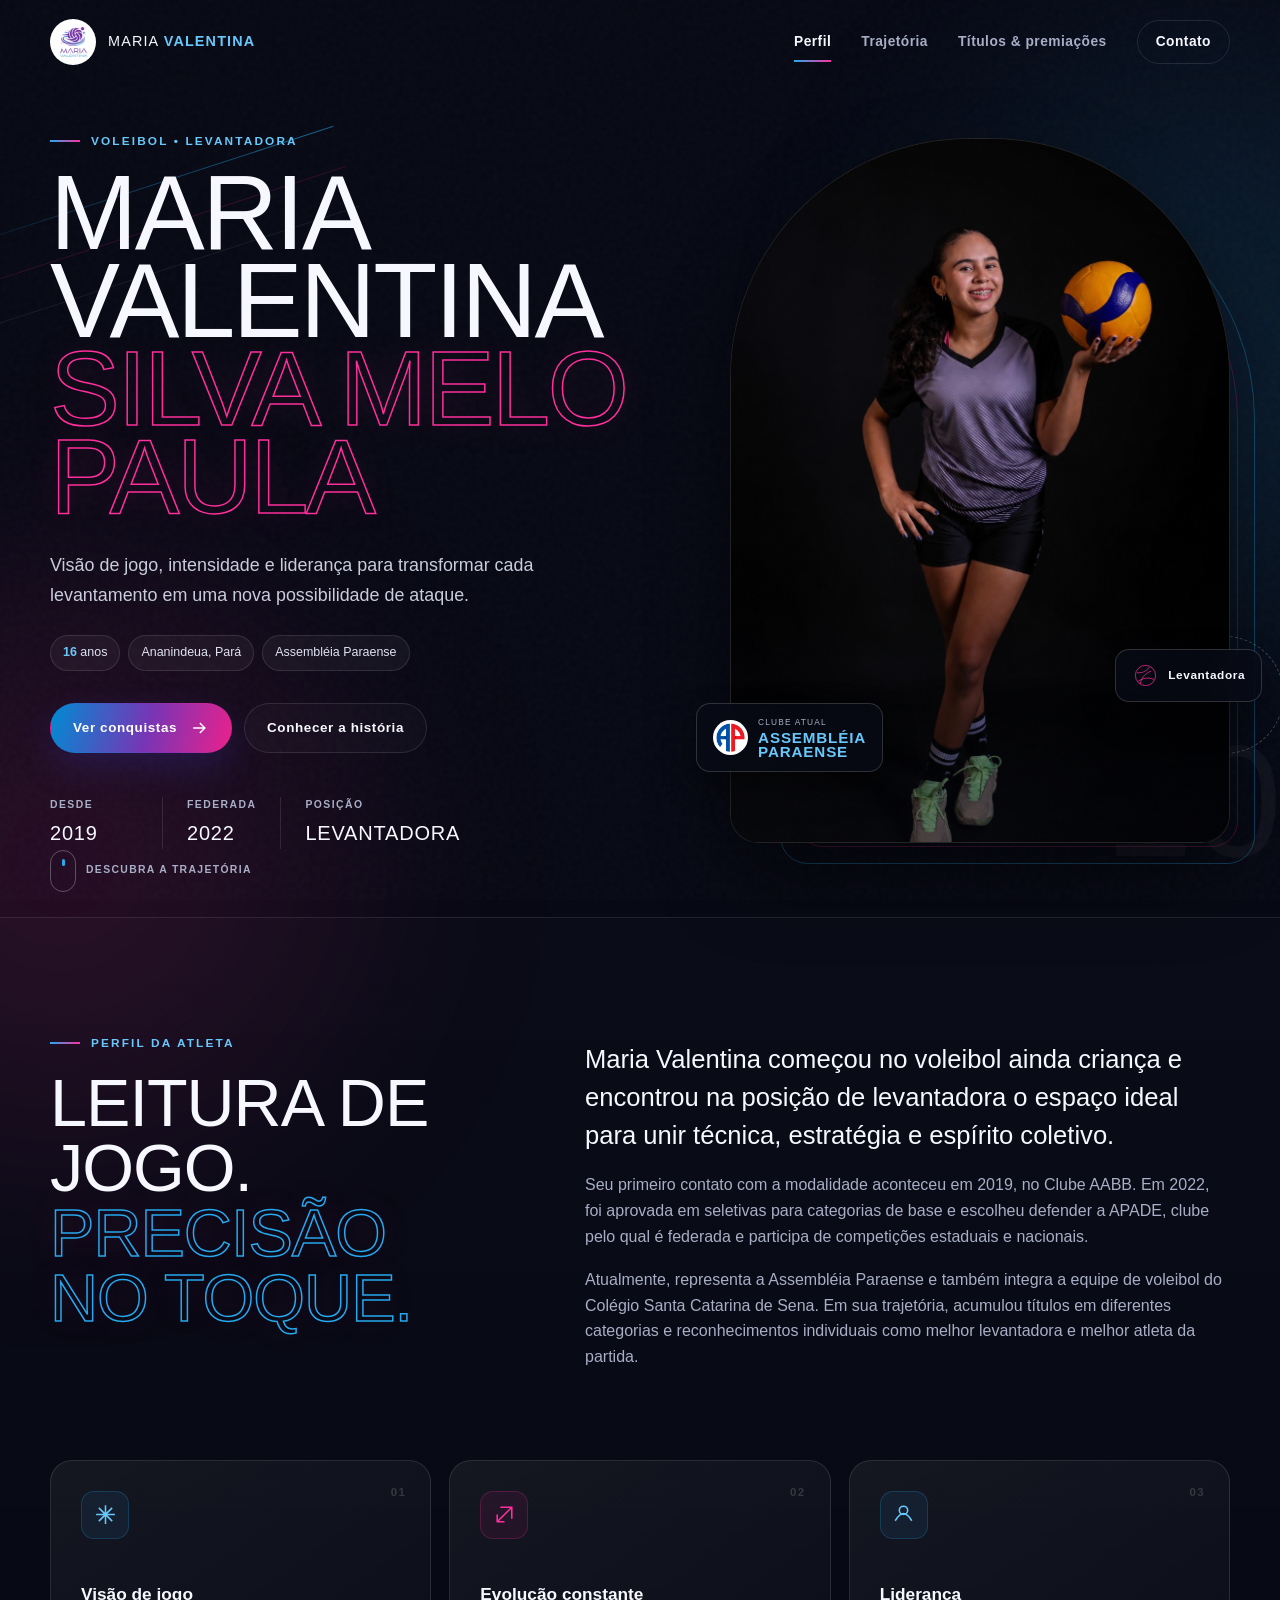
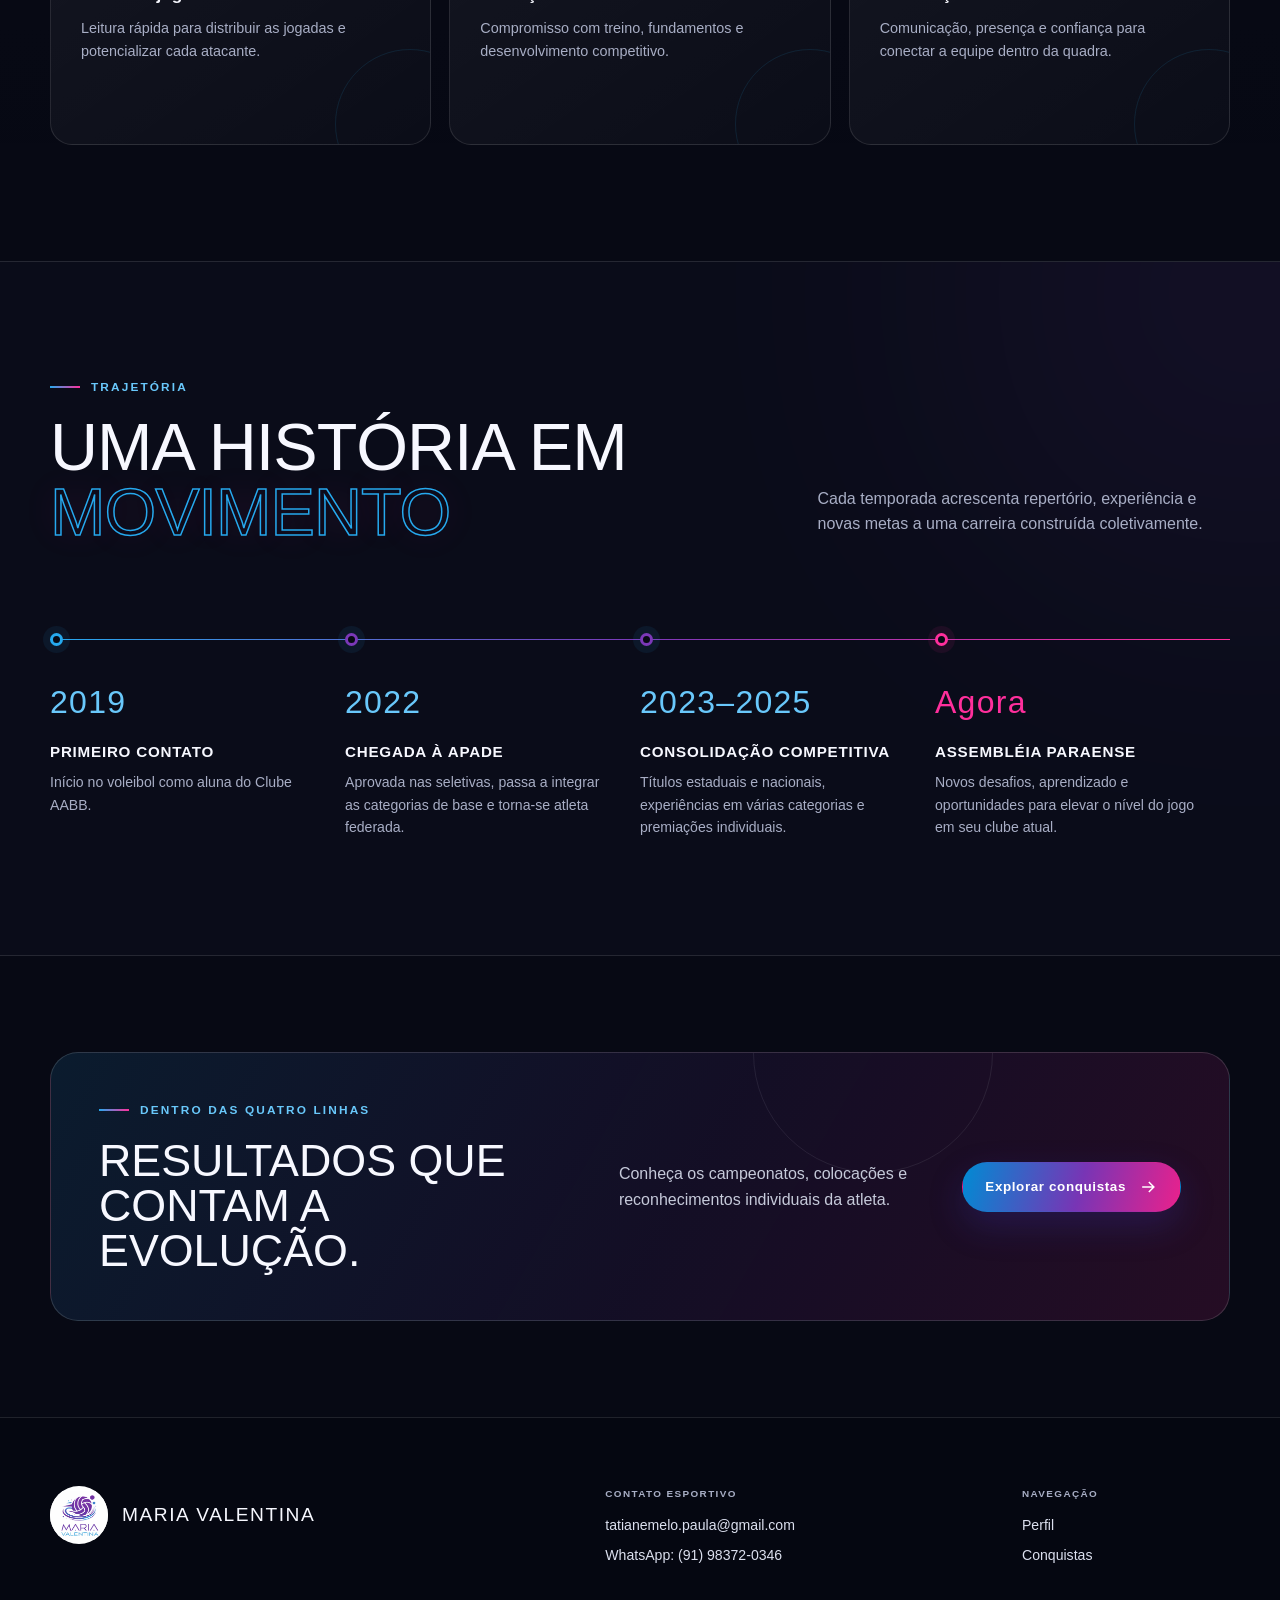
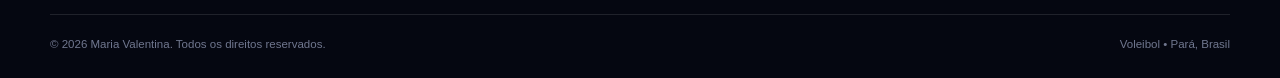
<file: index.html>
<!doctype html>
<html lang="pt-BR">
  <head>
    <meta charset="utf-8">
    <meta name="viewport" content="width=device-width, initial-scale=1">
    <meta name="theme-color" content="#070914">
    <meta name="description" content="Perfil esportivo de Maria Valentina Silva Melo Paula, atleta de voleibol e levantadora da Assembléia Paraense.">
    <meta property="og:title" content="Maria Valentina | Atleta de Voleibol">
    <meta property="og:description" content="Conheça a trajetória, os títulos e as premiações de Maria Valentina.">
    <meta property="og:image" content="assets/images/maria-valentina-atleta.jpg">
    <meta property="og:type" content="website">
    <title>Maria Valentina | Atleta de Voleibol</title>
    <link rel="icon" type="image/png" href="assets/images/logo-maria-valentina.png">
    <link rel="stylesheet" href="assets/css/style.css">
    <script>document.documentElement.classList.add('js');</script>
  </head>
  <body data-birthdate="2010-07-13">
    <a class="skip-link" href="#conteudo">Ir para o conteúdo</a>

    <div class="page-noise" aria-hidden="true"></div>
    <div class="ambient ambient--blue" aria-hidden="true"></div>
    <div class="ambient ambient--pink" aria-hidden="true"></div>

    <header class="site-header" data-header>
      <div class="container nav-wrap">
        <a class="brand" href="index.html" aria-label="Maria Valentina — página inicial">
          <img src="assets/images/logo-maria-valentina.png" alt="" width="448" height="379">
          <span>Maria <strong>Valentina</strong></span>
        </a>

        <button class="menu-button" type="button" aria-expanded="false" aria-controls="main-nav" data-menu-button>
          <span class="sr-only">Abrir menu</span>
          <span></span><span></span><span></span>
        </button>

        <nav class="main-nav" id="main-nav" aria-label="Navegação principal" data-nav>
          <a class="is-active" href="index.html" aria-current="page">Perfil</a>
          <a href="#trajetoria">Trajetória</a>
          <a href="conquistas.html">Títulos &amp; premiações</a>
          <a class="nav-cta" href="https://wa.me/5591983720346?text=Ol%C3%A1%21%20Gostaria%20de%20conversar%20sobre%20a%20carreira%20esportiva%20da%20Maria%20Valentina." target="_blank" rel="noopener noreferrer" aria-label="Iniciar contato pelo WhatsApp">Contato</a>
        </nav>
      </div>
    </header>

    <main id="conteudo">
      <section class="hero container" aria-labelledby="hero-title">
        <div class="hero-copy reveal">
          <p class="eyebrow"><span></span> Voleibol • Levantadora</p>
          <h1 id="hero-title">Maria Valentina <em>Silva Melo Paula</em></h1>
          <p class="hero-lead">Visão de jogo, intensidade e liderança para transformar cada levantamento em uma nova possibilidade de ataque.</p>

          <div class="hero-tags" aria-label="Informações da atleta">
            <span><strong data-athlete-age>16</strong> anos</span>
            <span>Ananindeua, Pará</span>
            <span>Assembléia Paraense</span>
          </div>

          <div class="hero-actions">
            <a class="button button--primary" href="conquistas.html">
              Ver conquistas
              <svg viewBox="0 0 24 24" aria-hidden="true"><path d="M5 12h14M13 6l6 6-6 6"/></svg>
            </a>
            <a class="button button--ghost" href="#trajetoria">Conhecer a história</a>
          </div>

          <dl class="quick-stats">
            <div><dt>Desde</dt><dd>2019</dd></div>
            <div><dt>Federada</dt><dd>2022</dd></div>
            <div><dt>Posição</dt><dd>Levantadora</dd></div>
          </dl>
        </div>

        <div class="hero-visual reveal" data-delay="120" data-tilt>
          <div class="photo-lines" aria-hidden="true"></div>
          <figure class="athlete-photo">
            <img src="assets/images/maria-valentina-atleta.jpg" alt="Maria Valentina com uniforme da APADE segurando uma bola de vôlei" width="853" height="1280">
          </figure>
          <div class="floating-card floating-card--club">
            <img src="assets/images/logo-assembleia-paraense.png" alt="" width="900" height="900">
            <div>
              <span>Clube atual</span>
              <strong>Assembléia<br>Paraense</strong>
            </div>
          </div>
          <div class="floating-card floating-card--role">
            <svg viewBox="0 0 48 48" aria-hidden="true"><circle cx="24" cy="24" r="18"/><path d="M9 19c9 1 16-2 22-10M15 39c1-10 7-18 19-23M39 31c-10-4-18-3-28 3"/></svg>
            <span>Levantadora</span>
          </div>
          <span class="visual-index" aria-hidden="true">10</span>
        </div>

        <a class="scroll-cue" href="#perfil" aria-label="Rolar para o perfil">
          <span></span> Descubra a trajetória
        </a>
      </section>

      <section class="section section--profile" id="perfil" aria-labelledby="perfil-title">
        <div class="container profile-grid">
          <div class="section-heading reveal">
            <p class="eyebrow"><span></span> Perfil da atleta</p>
            <h2 id="perfil-title">Leitura de jogo.<br><em>Precisão no toque.</em></h2>
          </div>

          <div class="profile-story reveal" data-delay="100">
            <p class="story-lead">Maria Valentina começou no voleibol ainda criança e encontrou na posição de levantadora o espaço ideal para unir técnica, estratégia e espírito coletivo.</p>
            <p>Seu primeiro contato com a modalidade aconteceu em 2019, no Clube AABB. Em 2022, foi aprovada em seletivas para categorias de base e escolheu defender a APADE, clube pelo qual é federada e participa de competições estaduais e nacionais.</p>
            <p>Atualmente, representa a Assembléia Paraense e também integra a equipe de voleibol do Colégio Santa Catarina de Sena. Em sua trajetória, acumulou títulos em diferentes categorias e reconhecimentos individuais como melhor levantadora e melhor atleta da partida.</p>
          </div>
        </div>

        <div class="container traits-grid" aria-label="Características da atleta">
          <article class="trait-card reveal">
            <span class="trait-number">01</span>
            <div class="trait-icon"><svg viewBox="0 0 24 24" aria-hidden="true"><path d="M12 3v18M3 12h18M5.6 5.6l12.8 12.8M18.4 5.6 5.6 18.4"/></svg></div>
            <h3>Visão de jogo</h3>
            <p>Leitura rápida para distribuir as jogadas e potencializar cada atacante.</p>
          </article>
          <article class="trait-card reveal" data-delay="80">
            <span class="trait-number">02</span>
            <div class="trait-icon"><svg viewBox="0 0 24 24" aria-hidden="true"><path d="M5 19 19 5M8 5h11v11M5 12v7h7"/></svg></div>
            <h3>Evolução constante</h3>
            <p>Compromisso com treino, fundamentos e desenvolvimento competitivo.</p>
          </article>
          <article class="trait-card reveal" data-delay="160">
            <span class="trait-number">03</span>
            <div class="trait-icon"><svg viewBox="0 0 24 24" aria-hidden="true"><path d="M4 18c3-5 5-7 8-7s5 2 8 7M8 8a4 4 0 1 0 8 0 4 4 0 0 0-8 0Z"/></svg></div>
            <h3>Liderança</h3>
            <p>Comunicação, presença e confiança para conectar a equipe dentro da quadra.</p>
          </article>
        </div>
      </section>

      <section class="section section--journey" id="trajetoria" aria-labelledby="trajetoria-title">
        <div class="container">
          <div class="section-heading section-heading--row reveal">
            <div>
              <p class="eyebrow"><span></span> Trajetória</p>
              <h2 id="trajetoria-title">Uma história em <em>movimento</em></h2>
            </div>
            <p>Cada temporada acrescenta repertório, experiência e novas metas a uma carreira construída coletivamente.</p>
          </div>

          <ol class="timeline">
            <li class="timeline-item reveal">
              <span class="timeline-year">2019</span>
              <div><h3>Primeiro contato</h3><p>Início no voleibol como aluna do Clube AABB.</p></div>
            </li>
            <li class="timeline-item reveal" data-delay="80">
              <span class="timeline-year">2022</span>
              <div><h3>Chegada à APADE</h3><p>Aprovada nas seletivas, passa a integrar as categorias de base e torna-se atleta federada.</p></div>
            </li>
            <li class="timeline-item reveal" data-delay="160">
              <span class="timeline-year">2023–2025</span>
              <div><h3>Consolidação competitiva</h3><p>Títulos estaduais e nacionais, experiências em várias categorias e premiações individuais.</p></div>
            </li>
            <li class="timeline-item timeline-item--future reveal" data-delay="240">
              <span class="timeline-year">Agora</span>
              <div><h3>Assembléia Paraense</h3><p>Novos desafios, aprendizado e oportunidades para elevar o nível do jogo em seu clube atual.</p></div>
            </li>
          </ol>
        </div>
      </section>

      <section class="section section--cta">
        <div class="container cta-panel reveal">
          <div>
            <p class="eyebrow"><span></span> Dentro das quatro linhas</p>
            <h2>Resultados que contam a evolução.</h2>
          </div>
          <p>Conheça os campeonatos, colocações e reconhecimentos individuais da atleta.</p>
          <a class="button button--primary" href="conquistas.html">Explorar conquistas <svg viewBox="0 0 24 24" aria-hidden="true"><path d="M5 12h14M13 6l6 6-6 6"/></svg></a>
        </div>
      </section>
    </main>

    <footer class="site-footer">
      <div class="container footer-grid">
        <a class="footer-brand" href="index.html"><img src="assets/images/logo-maria-valentina.png" alt="" width="448" height="379"><span>Maria Valentina</span></a>
        <div>
          <span class="footer-label">Contato esportivo</span>
          <a href="mailto:tatianemelo.paula@gmail.com">tatianemelo.paula@gmail.com</a>
          <a class="whatsapp-link" href="https://wa.me/5591983720346?text=Ol%C3%A1%21%20Gostaria%20de%20conversar%20sobre%20a%20carreira%20esportiva%20da%20Maria%20Valentina." target="_blank" rel="noopener noreferrer">WhatsApp: (91) 98372-0346</a>
        </div>
        <div><span class="footer-label">Navegação</span><a href="index.html">Perfil</a><a href="conquistas.html">Conquistas</a></div>
      </div>
      <div class="container footer-bottom"><p>© <span data-current-year></span> Maria Valentina. Todos os direitos reservados.</p><p>Voleibol • Pará, Brasil</p></div>
    </footer>

    <script src="assets/js/main.js" defer></script>
  </body>
</html>
</file>
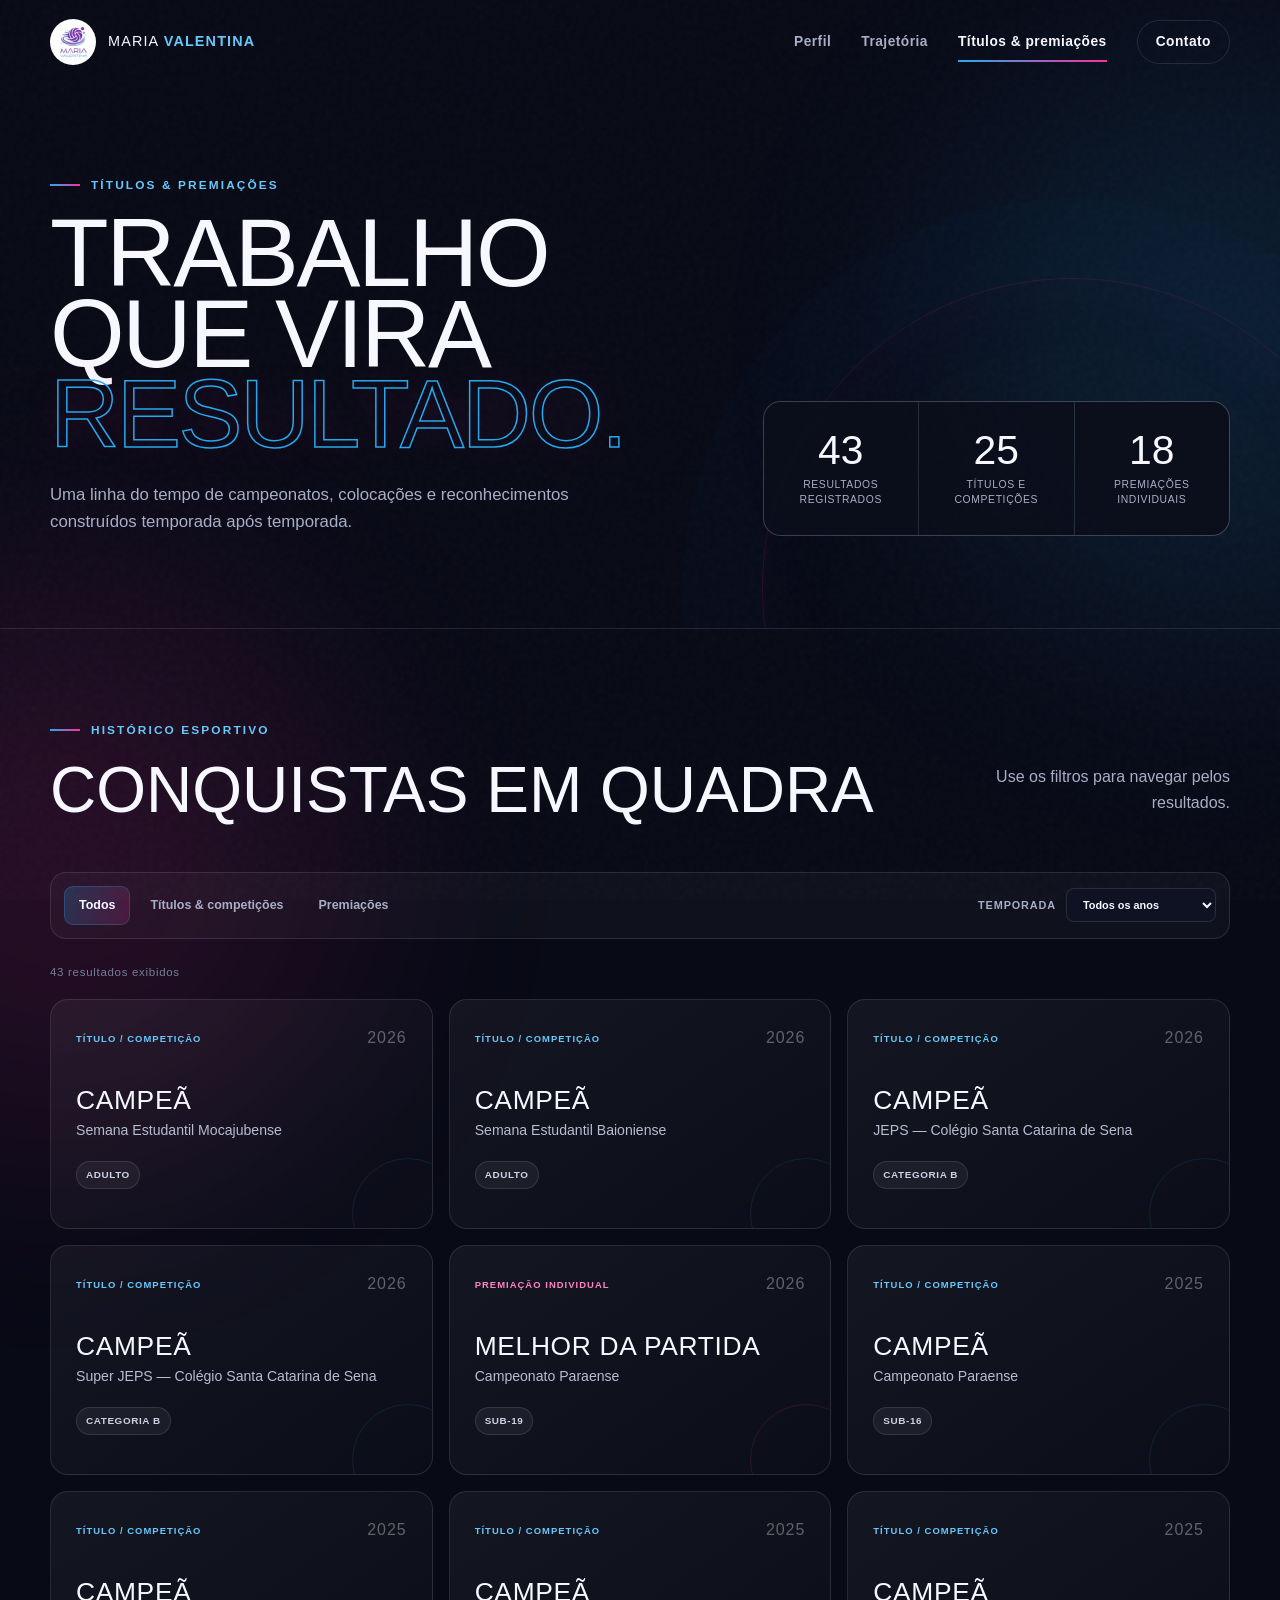
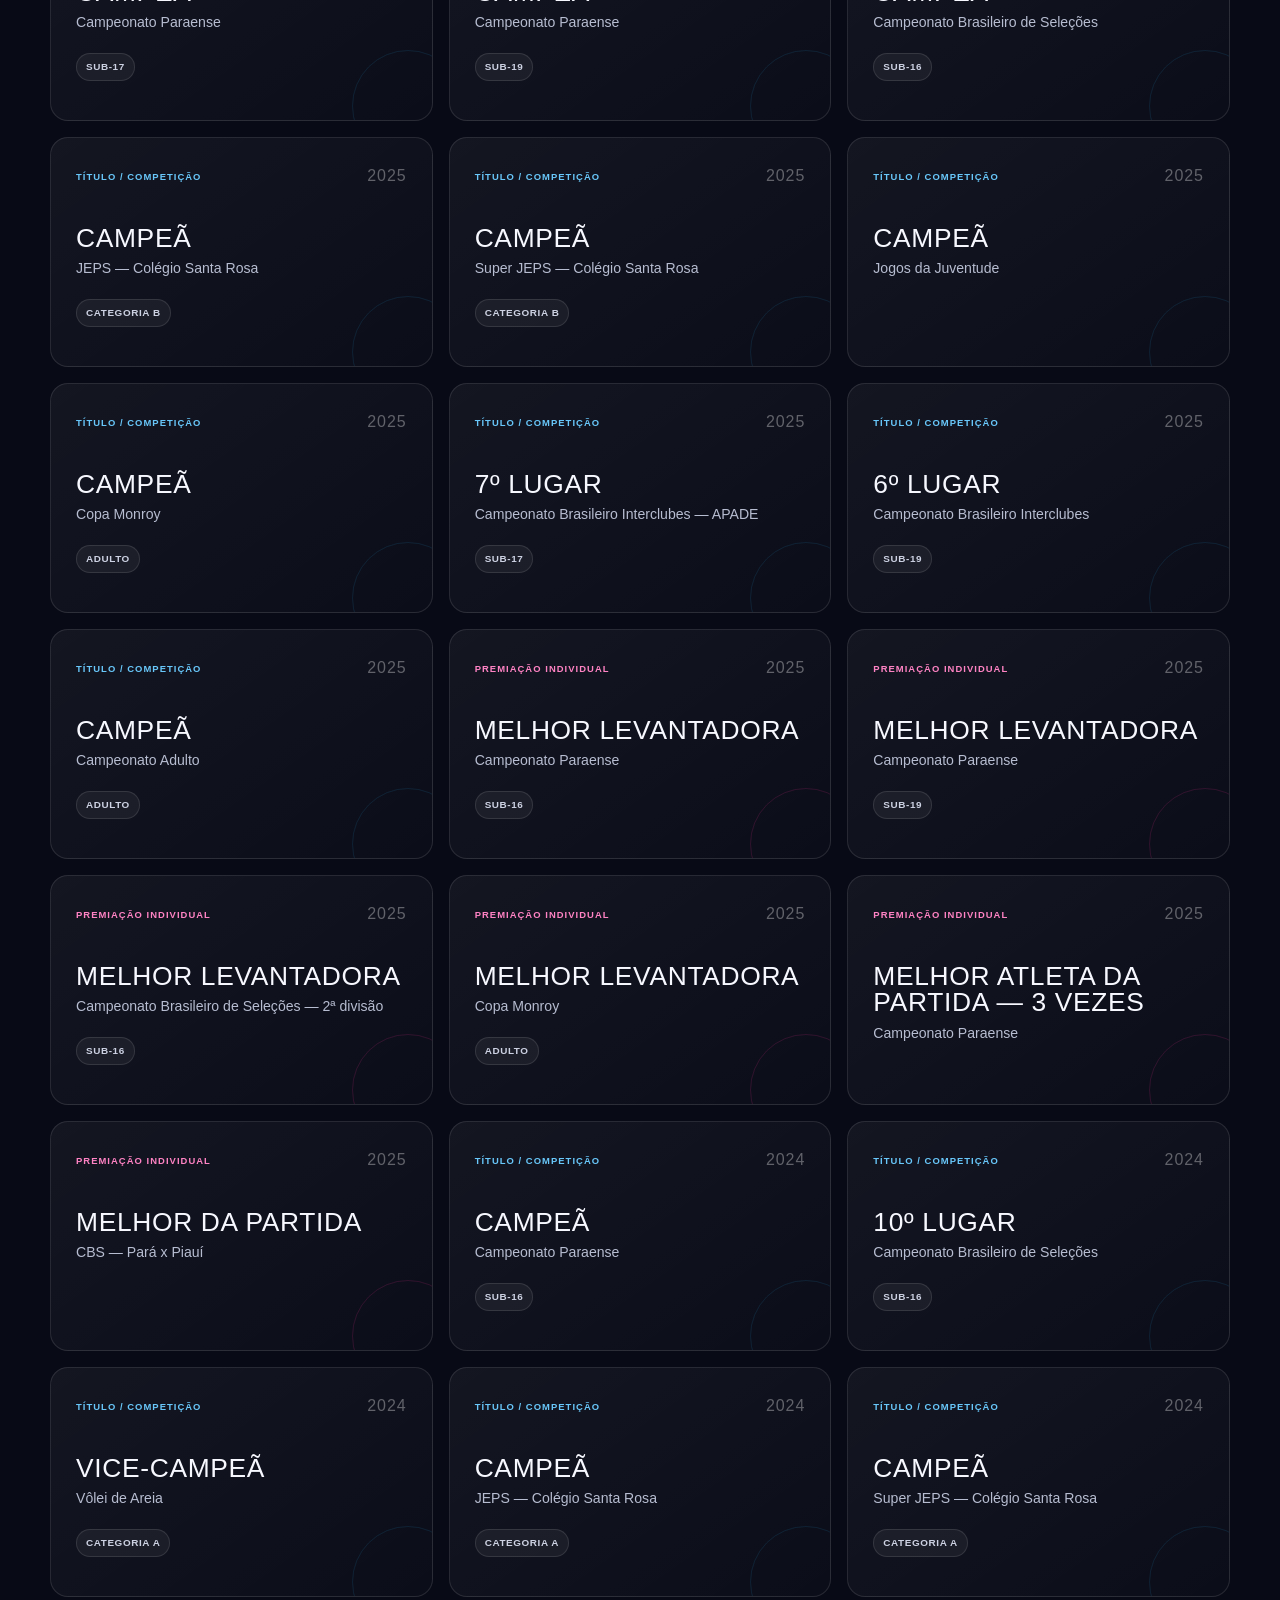
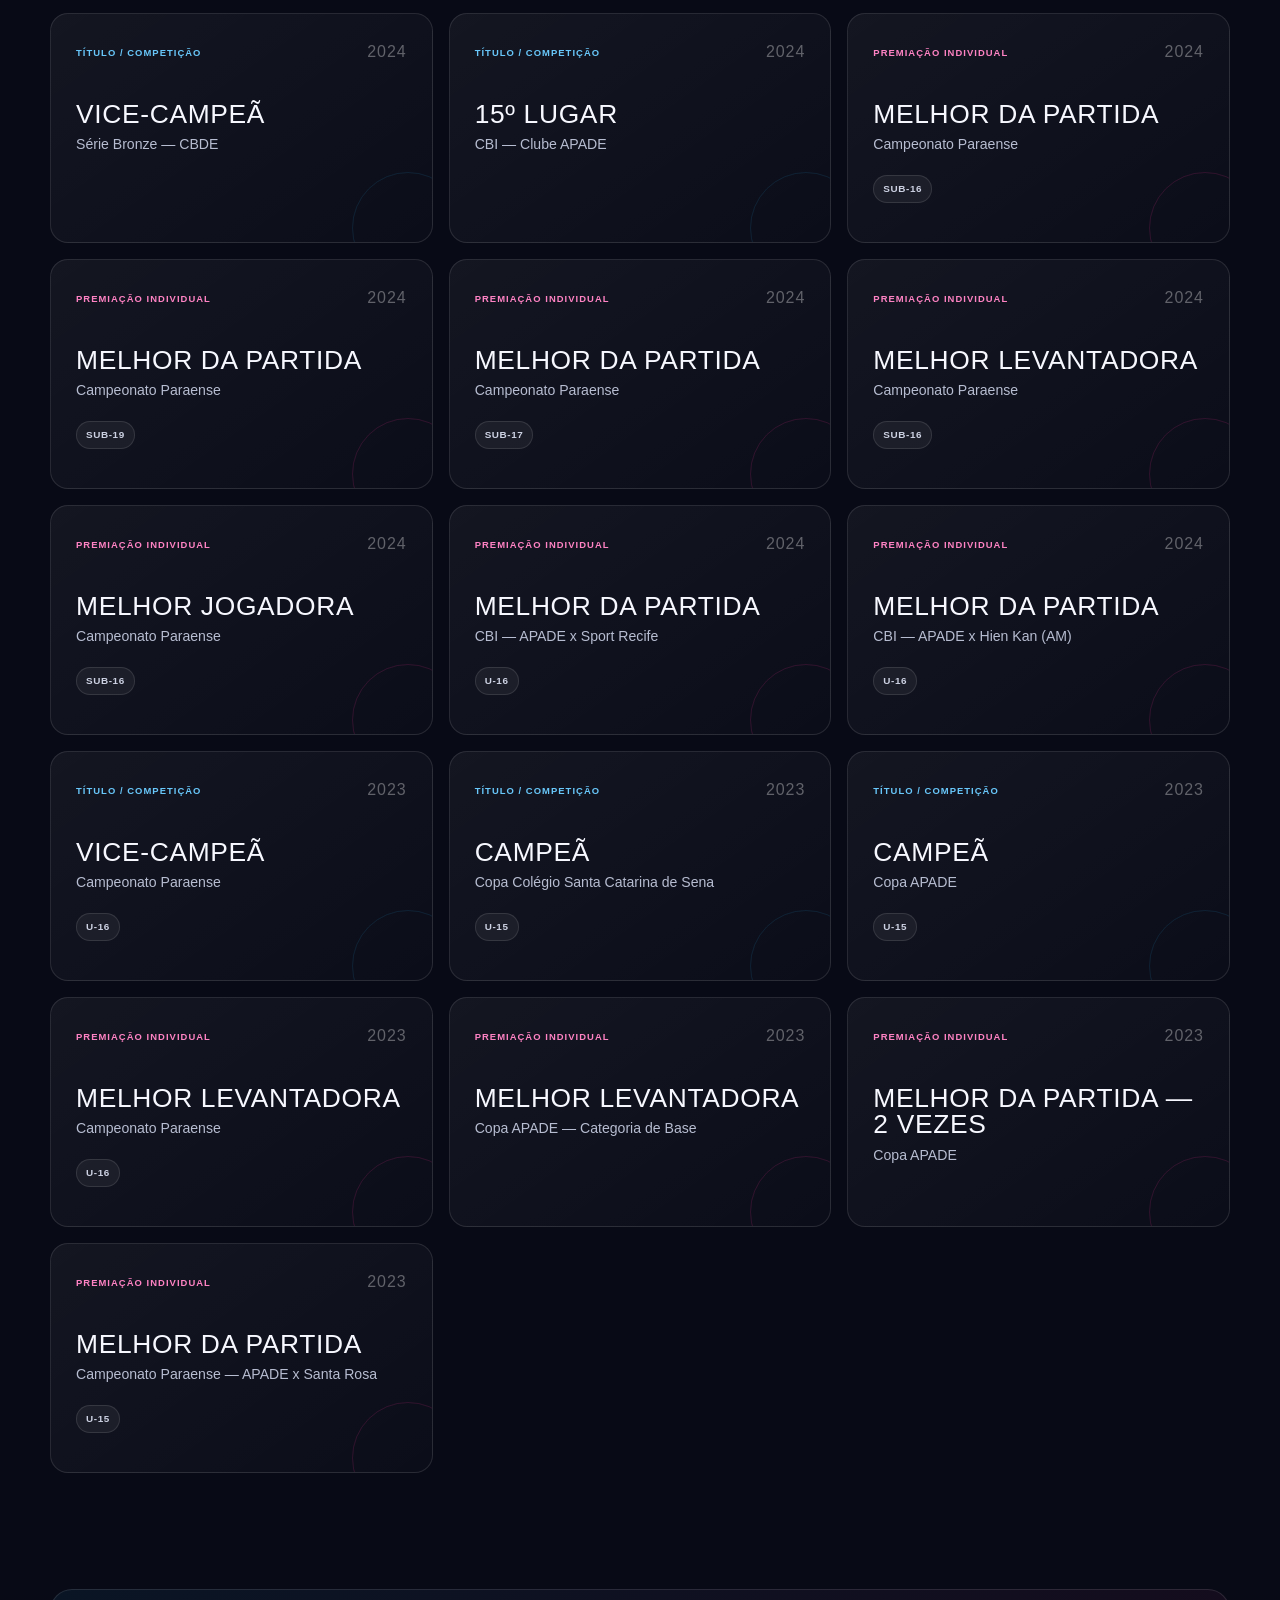
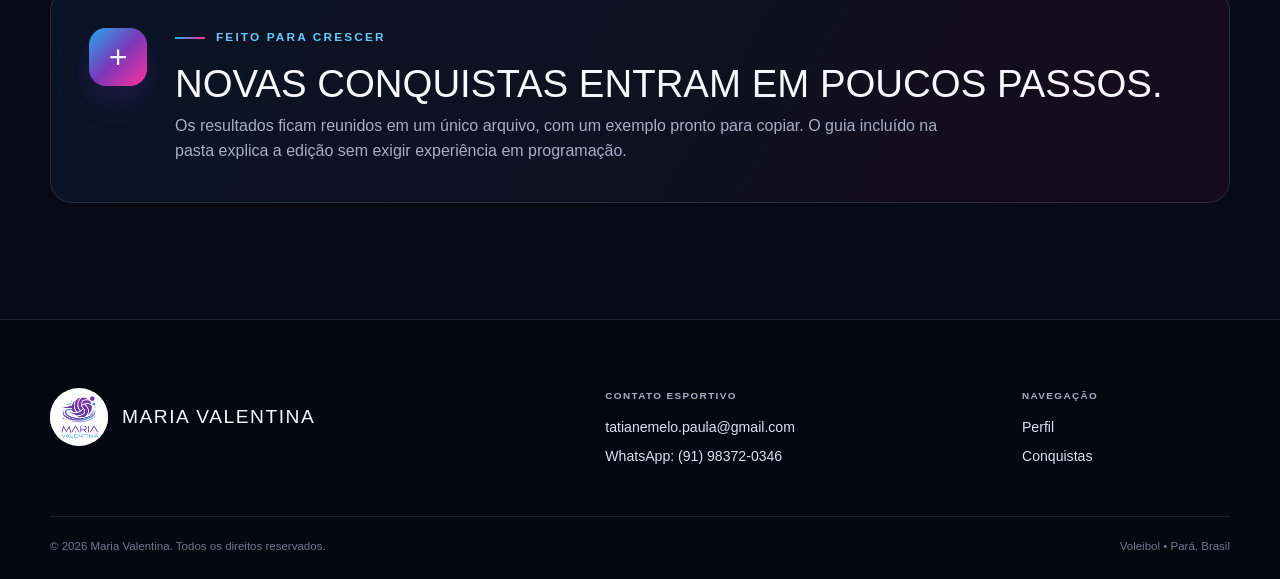
<file: conquistas.html>
<!doctype html>
<html lang="pt-BR">
  <head>
    <meta charset="utf-8">
    <meta name="viewport" content="width=device-width, initial-scale=1">
    <meta name="theme-color" content="#070914">
    <meta name="description" content="Títulos, competições e premiações individuais da atleta de voleibol Maria Valentina.">
    <title>Conquistas | Maria Valentina</title>
    <link rel="icon" type="image/png" href="assets/images/logo-maria-valentina.png">
    <link rel="stylesheet" href="assets/css/style.css">
    <script>document.documentElement.classList.add('js');</script>
  </head>
  <body class="achievements-page">
    <a class="skip-link" href="#conteudo">Ir para o conteúdo</a>
    <div class="page-noise" aria-hidden="true"></div>
    <div class="ambient ambient--blue" aria-hidden="true"></div>
    <div class="ambient ambient--pink" aria-hidden="true"></div>

    <header class="site-header" data-header>
      <div class="container nav-wrap">
        <a class="brand" href="index.html" aria-label="Maria Valentina — página inicial">
          <img src="assets/images/logo-maria-valentina.png" alt="" width="448" height="379">
          <span>Maria <strong>Valentina</strong></span>
        </a>
        <button class="menu-button" type="button" aria-expanded="false" aria-controls="main-nav" data-menu-button>
          <span class="sr-only">Abrir menu</span><span></span><span></span><span></span>
        </button>
        <nav class="main-nav" id="main-nav" aria-label="Navegação principal" data-nav>
          <a href="index.html">Perfil</a>
          <a href="index.html#trajetoria">Trajetória</a>
          <a class="is-active" href="conquistas.html" aria-current="page">Títulos &amp; premiações</a>
          <a class="nav-cta" href="https://wa.me/5591983720346?text=Ol%C3%A1%21%20Gostaria%20de%20conversar%20sobre%20a%20carreira%20esportiva%20da%20Maria%20Valentina." target="_blank" rel="noopener noreferrer" aria-label="Iniciar contato pelo WhatsApp">Contato</a>
        </nav>
      </div>
    </header>

    <main id="conteudo">
      <section class="achievements-hero">
        <div class="container achievements-hero-grid">
          <div class="reveal">
            <p class="eyebrow"><span></span> Títulos &amp; premiações</p>
            <h1>Trabalho que vira <em>resultado.</em></h1>
            <p>Uma linha do tempo de campeonatos, colocações e reconhecimentos construídos temporada após temporada.</p>
          </div>
          <dl class="achievement-numbers reveal" data-delay="120">
            <div><dt data-total-results>0</dt><dd>resultados registrados</dd></div>
            <div><dt data-total-titles>0</dt><dd>títulos e competições</dd></div>
            <div><dt data-total-awards>0</dt><dd>premiações individuais</dd></div>
          </dl>
        </div>
      </section>

      <section class="section achievements-section" aria-labelledby="lista-title">
        <div class="container">
          <div class="list-heading reveal">
            <div><p class="eyebrow"><span></span> Histórico esportivo</p><h2 id="lista-title">Conquistas em quadra</h2></div>
            <p>Use os filtros para navegar pelos resultados.</p>
          </div>

          <div class="filters reveal" role="search">
            <div class="filter-tabs" aria-label="Filtrar por tipo">
              <button class="filter-button is-active" type="button" data-type-filter="todos" aria-pressed="true">Todos</button>
              <button class="filter-button" type="button" data-type-filter="titulo" aria-pressed="false">Títulos &amp; competições</button>
              <button class="filter-button" type="button" data-type-filter="premio" aria-pressed="false">Premiações</button>
            </div>
            <label class="year-select">Temporada
              <select data-year-filter><option value="todos">Todos os anos</option></select>
            </label>
          </div>

          <p class="results-status" data-results-status aria-live="polite"></p>
          <div class="achievements-list" data-achievements-list></div>
          <div class="empty-state" data-empty-state hidden>
            <strong>Nenhum resultado encontrado.</strong>
            <p>Escolha outro tipo ou temporada.</p>
          </div>
        </div>
      </section>

      <section class="section edit-hint-section">
        <div class="container edit-hint reveal">
          <span class="edit-hint-icon">+</span>
          <div><p class="eyebrow"><span></span> Feito para crescer</p><h2>Novas conquistas entram em poucos passos.</h2><p>Os resultados ficam reunidos em um único arquivo, com um exemplo pronto para copiar. O guia incluído na pasta explica a edição sem exigir experiência em programação.</p></div>
        </div>
      </section>
    </main>

    <footer class="site-footer">
      <div class="container footer-grid">
        <a class="footer-brand" href="index.html"><img src="assets/images/logo-maria-valentina.png" alt="" width="448" height="379"><span>Maria Valentina</span></a>
        <div>
          <span class="footer-label">Contato esportivo</span>
          <a href="mailto:tatianemelo.paula@gmail.com">tatianemelo.paula@gmail.com</a>
          <a class="whatsapp-link" href="https://wa.me/5591983720346?text=Ol%C3%A1%21%20Gostaria%20de%20conversar%20sobre%20a%20carreira%20esportiva%20da%20Maria%20Valentina." target="_blank" rel="noopener noreferrer">WhatsApp: (91) 98372-0346</a>
        </div>
        <div><span class="footer-label">Navegação</span><a href="index.html">Perfil</a><a href="conquistas.html">Conquistas</a></div>
      </div>
      <div class="container footer-bottom"><p>© <span data-current-year></span> Maria Valentina. Todos os direitos reservados.</p><p>Voleibol • Pará, Brasil</p></div>
    </footer>

    <script src="assets/js/dados-conquistas.js" defer></script>
    <script src="assets/js/main.js" defer></script>
    <script src="assets/js/conquistas.js" defer></script>
  </body>
</html>
</file>
<file: assets/css/style.css>
:root {
  --ink: #070914;
  --ink-soft: #0d1020;
  --panel: rgba(18, 22, 42, 0.78);
  --panel-solid: #12162a;
  --white: #f7f8ff;
  --muted: #a8aec5;
  --line: rgba(255, 255, 255, 0.11);
  --blue: #26a9ee;
  --blue-soft: #69c8fb;
  --pink: #ff2f9c;
  --purple: #7b38b8;
  --gold: #ffc857;
  --max: 1180px;
  --radius: 22px;
  --ease: cubic-bezier(.2, .8, .2, 1);
}

*, *::before, *::after { box-sizing: border-box; }
html { scroll-behavior: smooth; }
body {
  margin: 0;
  min-width: 320px;
  color: var(--white);
  background: var(--ink);
  font-family: "Segoe UI", Arial, sans-serif;
  line-height: 1.6;
  overflow-x: hidden;
}
body.menu-open { overflow: hidden; }
a { color: inherit; }
img { display: block; max-width: 100%; }
button, select { font: inherit; }
button, a { -webkit-tap-highlight-color: transparent; }
::selection { color: var(--white); background: var(--pink); }

.sr-only {
  position: absolute;
  width: 1px;
  height: 1px;
  padding: 0;
  margin: -1px;
  overflow: hidden;
  clip: rect(0, 0, 0, 0);
  white-space: nowrap;
  border: 0;
}
.skip-link {
  position: fixed;
  z-index: 1000;
  top: -100px;
  left: 12px;
  padding: 10px 16px;
  color: var(--ink);
  background: var(--white);
  border-radius: 8px;
  transition: top .2s;
}
.skip-link:focus { top: 12px; }
.container { width: min(calc(100% - 48px), var(--max)); margin-inline: auto; }
.page-noise {
  position: fixed;
  z-index: -1;
  inset: 0;
  pointer-events: none;
  opacity: .13;
  background-image: url("data:image/svg+xml,%3Csvg viewBox='0 0 180 180' xmlns='http://www.w3.org/2000/svg'%3E%3Cfilter id='n'%3E%3CfeTurbulence type='fractalNoise' baseFrequency='.9' numOctaves='2' stitchTiles='stitch'/%3E%3C/filter%3E%3Crect width='100%25' height='100%25' filter='url(%23n)' opacity='.22'/%3E%3C/svg%3E");
}
.ambient {
  position: fixed;
  z-index: -2;
  width: 560px;
  aspect-ratio: 1;
  border-radius: 50%;
  pointer-events: none;
  filter: blur(130px);
  opacity: .12;
}
.ambient--blue { top: 8vh; right: -220px; background: var(--blue); }
.ambient--pink { bottom: -240px; left: -220px; background: var(--pink); }

.site-header {
  position: fixed;
  z-index: 100;
  top: 0;
  left: 0;
  width: 100%;
  border-bottom: 1px solid transparent;
  transition: background .35s, border-color .35s, backdrop-filter .35s;
}
.site-header.is-scrolled {
  background: rgba(7, 9, 20, .82);
  border-color: var(--line);
  backdrop-filter: blur(18px);
}
.nav-wrap { min-height: 84px; display: flex; align-items: center; justify-content: space-between; gap: 32px; }
.brand { display: inline-flex; align-items: center; gap: 12px; text-decoration: none; font-size: .9rem; letter-spacing: .08em; text-transform: uppercase; }
.brand img { width: 46px; height: 46px; object-fit: contain; border-radius: 50%; background: white; padding: 2px; }
.brand span { white-space: nowrap; }
.brand strong { color: var(--blue-soft); font-weight: 700; }
.main-nav { display: flex; align-items: center; gap: 30px; }
.main-nav a { position: relative; color: var(--muted); text-decoration: none; font-size: .86rem; font-weight: 650; letter-spacing: .035em; transition: color .25s; }
.main-nav a:not(.nav-cta)::after { content: ""; position: absolute; right: 0; bottom: -9px; left: 0; height: 2px; background: linear-gradient(90deg, var(--blue), var(--pink)); transform: scaleX(0); transform-origin: right; transition: transform .3s var(--ease); }
.main-nav a:hover, .main-nav a:focus-visible, .main-nav a.is-active { color: var(--white); }
.main-nav a:hover::after, .main-nav a:focus-visible::after, .main-nav a.is-active::after { transform: scaleX(1); transform-origin: left; }
.main-nav .nav-cta { padding: 10px 18px; color: var(--white); border: 1px solid var(--line); border-radius: 999px; }
.main-nav .nav-cta:hover { border-color: var(--pink); box-shadow: 0 0 24px rgba(255,47,156,.16); }
.menu-button { display: none; width: 44px; height: 44px; place-content: center; gap: 5px; padding: 0; color: var(--white); background: transparent; border: 1px solid var(--line); border-radius: 10px; }
.menu-button > span:not(.sr-only) { display: block; width: 19px; height: 2px; background: currentColor; transition: transform .25s, opacity .25s; }

.hero { position: relative; min-height: 100svh; padding-top: 132px; padding-bottom: 68px; display: grid; grid-template-columns: 1.05fr .95fr; align-items: center; gap: 68px; }
.hero::before { content: ""; position: absolute; z-index: -1; top: 21%; left: -11vw; width: 34vw; height: 1px; background: linear-gradient(90deg, transparent, rgba(38,169,238,.55)); transform: rotate(-18deg); box-shadow: 0 42px 0 rgba(255,47,156,.16), 0 84px 0 rgba(255,255,255,.07); }
.hero-copy { position: relative; z-index: 2; }
.eyebrow { display: flex; align-items: center; gap: 11px; margin: 0 0 18px; color: var(--blue-soft); font-size: .74rem; font-weight: 800; letter-spacing: .18em; text-transform: uppercase; }
.eyebrow span { width: 30px; height: 2px; flex: 0 0 auto; background: linear-gradient(90deg, var(--blue), var(--pink)); }
.hero h1, .achievements-hero h1 { max-width: 760px; margin: 0; font-family: Impact, "Arial Narrow", sans-serif; font-size: clamp(4.2rem, 8.2vw, 7.6rem); font-weight: 400; line-height: .84; letter-spacing: -.025em; text-transform: uppercase; }
.hero h1 em, .achievements-hero h1 em, .section-heading h2 em { display: block; color: transparent; font-style: normal; -webkit-text-stroke: 1.5px var(--pink); text-shadow: 0 0 34px rgba(255,47,156,.12); }
.hero-lead { max-width: 590px; margin: 28px 0 0; color: #c8ccdc; font-size: clamp(1rem, 1.4vw, 1.16rem); line-height: 1.72; }
.hero-tags { display: flex; flex-wrap: wrap; gap: 8px; margin: 24px 0 0; }
.hero-tags span { padding: 7px 12px; color: #dfe3f3; background: rgba(255,255,255,.045); border: 1px solid var(--line); border-radius: 999px; font-size: .78rem; }
.hero-tags strong { color: var(--blue-soft); }
.hero-actions { display: flex; flex-wrap: wrap; gap: 12px; margin-top: 32px; }
.button { display: inline-flex; min-height: 50px; align-items: center; justify-content: center; gap: 12px; padding: 13px 22px; border: 1px solid transparent; border-radius: 999px; text-decoration: none; font-size: .84rem; font-weight: 800; letter-spacing: .045em; transition: transform .25s var(--ease), box-shadow .25s, border-color .25s, background .25s; }
.button svg { width: 20px; fill: none; stroke: currentColor; stroke-width: 1.8; transition: transform .25s; }
.button:hover { transform: translateY(-3px); }
.button:hover svg { transform: translateX(4px); }
.button--primary { color: white; background: linear-gradient(105deg, #008bd3, #7835b5 54%, #ea218c); box-shadow: 0 14px 34px rgba(58,49,174,.27); }
.button--primary:hover { box-shadow: 0 18px 38px rgba(255,47,156,.25); }
.button--ghost { color: var(--white); border-color: var(--line); background: rgba(255,255,255,.025); }
.button--ghost:hover { border-color: rgba(38,169,238,.5); background: rgba(38,169,238,.06); }
.quick-stats { display: flex; gap: 0; margin: 44px 0 0; }
.quick-stats div { min-width: 112px; padding-right: 24px; }
.quick-stats div + div { padding-left: 24px; border-left: 1px solid var(--line); }
.quick-stats dt { color: var(--muted); font-size: .65rem; font-weight: 700; letter-spacing: .14em; text-transform: uppercase; }
.quick-stats dd { margin: 3px 0 0; font-family: Impact, "Arial Narrow", sans-serif; font-size: 1.25rem; letter-spacing: .04em; text-transform: uppercase; }

.hero-visual { --tilt-x: 0deg; --tilt-y: 0deg; position: relative; width: min(100%, 500px); justify-self: end; perspective: 900px; transform: rotateY(var(--tilt-x)) rotateX(var(--tilt-y)); transition: transform .25s ease-out; }
.athlete-photo { position: relative; margin: 0; aspect-ratio: .71; overflow: hidden; background: #050505; border: 1px solid rgba(255,255,255,.12); border-radius: 240px 240px 28px 28px; box-shadow: 0 35px 80px rgba(0,0,0,.48); }
.athlete-photo::after { content: ""; position: absolute; inset: 0; background: linear-gradient(180deg, transparent 58%, rgba(7,9,20,.36)); pointer-events: none; }
.athlete-photo img { width: 100%; height: 100%; object-fit: cover; object-position: center 22%; transition: transform .8s var(--ease), filter .8s; }
.hero-visual:hover .athlete-photo img { transform: scale(1.025); filter: saturate(1.08); }
.photo-lines { position: absolute; z-index: -1; inset: 6% -5% -3% 10%; border: 1px solid rgba(38,169,238,.34); border-radius: 240px 240px 28px 28px; }
.photo-lines::before { content: ""; position: absolute; inset: 16px; border: 1px solid rgba(255,47,156,.26); border-radius: inherit; }
.photo-lines::after { content: ""; position: absolute; right: -30px; bottom: 16%; width: 118px; height: 118px; border-radius: 50%; border: 1px dashed rgba(255,255,255,.25); animation: spin 18s linear infinite; }
.floating-card { position: absolute; z-index: 4; padding: 12px 16px; background: rgba(8,11,23,.78); border: 1px solid rgba(255,255,255,.16); border-radius: 14px; backdrop-filter: blur(14px); box-shadow: 0 15px 32px rgba(0,0,0,.35); animation: float 4.5s ease-in-out infinite; }
.floating-card--club { top: auto; bottom: 10%; left: -34px; display: flex; align-items: center; gap: 10px; }
.floating-card--club img { width: 35px; height: 35px; flex: 0 0 auto; object-fit: contain; padding: 2px; background: white; border-radius: 50%; }
.floating-card--club span { display: block; color: var(--muted); font-size: .52rem; letter-spacing: .14em; text-transform: uppercase; }
.floating-card--club strong { display: block; margin-top: 2px; color: var(--blue-soft); font-family: Impact, "Arial Narrow", sans-serif; font-size: .95rem; line-height: .92; letter-spacing: .055em; text-transform: uppercase; }
.floating-card--role { right: -32px; bottom: 20%; display: flex; align-items: center; gap: 9px; animation-delay: -1.8s; }
.floating-card--role svg { width: 27px; fill: none; stroke: var(--pink); stroke-width: 1.25; }
.floating-card--role span { font-size: .74rem; font-weight: 750; letter-spacing: .05em; }
.visual-index { position: absolute; z-index: -1; right: -52px; bottom: -38px; color: rgba(255,255,255,.045); font-family: Impact, "Arial Narrow", sans-serif; font-size: 10rem; line-height: 1; }
.scroll-cue { position: absolute; bottom: 25px; left: 0; display: flex; align-items: center; gap: 10px; color: var(--muted); text-decoration: none; font-size: .65rem; font-weight: 700; letter-spacing: .13em; text-transform: uppercase; }
.scroll-cue span { width: 26px; height: 42px; border: 1px solid rgba(255,255,255,.28); border-radius: 20px; }
.scroll-cue span::after { content: ""; display: block; width: 3px; height: 7px; margin: 8px auto; background: var(--blue); border-radius: 4px; animation: scrollDown 1.7s ease-in-out infinite; }

.section { position: relative; padding: 116px 0; }
.section--profile { background: linear-gradient(180deg, rgba(255,255,255,.015), transparent); border-top: 1px solid var(--line); }
.profile-grid { display: grid; grid-template-columns: .8fr 1.2fr; gap: 105px; align-items: start; }
.section-heading h2 { margin: 0; font-family: Impact, "Arial Narrow", sans-serif; font-size: clamp(3rem, 5.2vw, 5.1rem); font-weight: 400; line-height: .98; letter-spacing: -.015em; text-transform: uppercase; }
.section-heading h2 em { -webkit-text-stroke-color: var(--blue); }
.profile-story { padding-top: 7px; }
.profile-story p { max-width: 710px; margin: 0 0 18px; color: var(--muted); }
.profile-story .story-lead { color: var(--white); font-size: clamp(1.2rem, 2vw, 1.65rem); line-height: 1.48; }
.traits-grid { display: grid; grid-template-columns: repeat(3, 1fr); gap: 18px; margin-top: 72px; }
.trait-card { position: relative; min-height: 285px; padding: 30px; overflow: hidden; background: linear-gradient(145deg, rgba(255,255,255,.055), rgba(255,255,255,.018)); border: 1px solid var(--line); border-radius: var(--radius); transition: transform .35s var(--ease), border-color .35s, background .35s; }
.trait-card::after { content: ""; position: absolute; right: -55px; bottom: -55px; width: 150px; height: 150px; border: 1px solid rgba(38,169,238,.12); border-radius: 50%; transition: transform .5s; }
.trait-card:hover { transform: translateY(-8px); border-color: rgba(38,169,238,.4); background: linear-gradient(145deg, rgba(38,169,238,.09), rgba(255,47,156,.025)); }
.trait-card:hover::after { transform: scale(1.2); }
.trait-number { position: absolute; top: 22px; right: 24px; color: rgba(255,255,255,.16); font-size: .72rem; font-weight: 800; letter-spacing: .12em; }
.trait-icon { width: 48px; height: 48px; display: grid; place-items: center; margin-bottom: 42px; color: var(--blue-soft); background: rgba(38,169,238,.08); border: 1px solid rgba(38,169,238,.22); border-radius: 13px; }
.trait-card:nth-child(2) .trait-icon { color: var(--pink); background: rgba(255,47,156,.07); border-color: rgba(255,47,156,.22); }
.trait-icon svg { width: 25px; fill: none; stroke: currentColor; stroke-width: 1.5; }
.trait-card h3 { margin: 0 0 9px; font-size: 1.08rem; }
.trait-card p { margin: 0; color: var(--muted); font-size: .9rem; }

.section--journey { overflow: hidden; background: #0a0c19; border-block: 1px solid var(--line); }
.section--journey::before { content: ""; position: absolute; top: -220px; right: -220px; width: 500px; height: 500px; background: var(--purple); border-radius: 50%; filter: blur(160px); opacity: .13; }
.section-heading--row { display: grid; grid-template-columns: 1.25fr .75fr; gap: 80px; align-items: end; }
.section-heading--row > p { max-width: 460px; margin: 0 0 8px; color: var(--muted); }
.timeline { position: relative; display: grid; grid-template-columns: repeat(4, 1fr); gap: 0; margin: 74px 0 0; padding: 0; list-style: none; }
.timeline::before { content: ""; position: absolute; top: 20px; right: 0; left: 0; height: 1px; background: linear-gradient(90deg, var(--blue), var(--purple), var(--pink)); }
.timeline-item { position: relative; padding: 58px 30px 0 0; }
.timeline-item::before { content: ""; position: absolute; top: 14px; left: 0; width: 13px; height: 13px; background: var(--ink); border: 3px solid var(--blue); border-radius: 50%; box-shadow: 0 0 0 7px rgba(38,169,238,.08); }
.timeline-item:nth-child(2)::before, .timeline-item:nth-child(3)::before { border-color: var(--purple); }
.timeline-item--future::before { border-color: var(--pink); box-shadow: 0 0 0 7px rgba(255,47,156,.08); }
.timeline-year { color: var(--blue-soft); font-family: Impact, "Arial Narrow", sans-serif; font-size: 2rem; letter-spacing: .04em; }
.timeline-item--future .timeline-year { color: var(--pink); }
.timeline h3 { margin: 12px 0 7px; font-size: .95rem; text-transform: uppercase; letter-spacing: .05em; }
.timeline p { margin: 0; color: var(--muted); font-size: .88rem; }

.section--cta { padding-block: 96px; }
.cta-panel { position: relative; display: grid; grid-template-columns: 1.15fr .72fr auto; gap: 48px; align-items: center; padding: 48px; overflow: hidden; background: linear-gradient(120deg, rgba(38,169,238,.12), rgba(123,56,184,.11) 54%, rgba(255,47,156,.12)); border: 1px solid rgba(255,255,255,.14); border-radius: 28px; }
.cta-panel::before { content: ""; position: absolute; top: -120px; right: 20%; width: 240px; height: 240px; border: 1px solid rgba(255,255,255,.08); border-radius: 50%; }
.cta-panel h2 { margin: 0; font-family: Impact, "Arial Narrow", sans-serif; font-size: clamp(2.25rem, 3.5vw, 3.4rem); font-weight: 400; line-height: 1; text-transform: uppercase; }
.cta-panel > p { position: relative; margin: 0; color: #c6cada; }

.site-footer { padding: 68px 0 24px; background: #050711; border-top: 1px solid var(--line); }
.footer-grid { display: grid; grid-template-columns: 1.4fr 1fr .6fr; gap: 70px; align-items: start; }
.footer-brand { display: inline-flex; align-items: center; gap: 14px; width: fit-content; text-decoration: none; font-family: Impact, "Arial Narrow", sans-serif; font-size: 1.2rem; letter-spacing: .08em; text-transform: uppercase; }
.footer-brand img { width: 58px; height: 58px; object-fit: contain; background: white; border-radius: 50%; }
.footer-grid > div { display: flex; flex-direction: column; align-items: flex-start; gap: 7px; }
.footer-label { margin-bottom: 5px; color: var(--muted); font-size: .62rem; font-weight: 800; letter-spacing: .14em; text-transform: uppercase; }
.footer-grid a:not(.footer-brand) { color: #dce0ef; text-decoration: none; font-size: .88rem; }
.footer-grid a:hover { color: var(--blue-soft); }
.footer-bottom { display: flex; justify-content: space-between; gap: 20px; margin-top: 48px; padding-top: 20px; border-top: 1px solid var(--line); }
.footer-bottom p { margin: 0; color: #70778f; font-size: .72rem; }

/* Página de conquistas */
.achievements-page { background: #080a16; }
.achievements-hero { position: relative; padding: 176px 0 92px; overflow: hidden; border-bottom: 1px solid var(--line); }
.achievements-hero::before { content: ""; position: absolute; right: -8vw; bottom: -270px; width: 620px; height: 620px; border: 1px solid rgba(255,47,156,.13); border-radius: 50%; box-shadow: inset 0 0 90px rgba(123,56,184,.05), 0 0 0 80px rgba(38,169,238,.018); }
.achievements-hero-grid { display: grid; grid-template-columns: 1.15fr .85fr; gap: 80px; align-items: end; }
.achievements-hero h1 { font-size: clamp(4rem, 7.5vw, 7rem); }
.achievements-hero h1 em { -webkit-text-stroke-color: var(--blue); }
.achievements-hero h1 + p { max-width: 610px; margin: 27px 0 0; color: var(--muted); font-size: 1.05rem; }
.achievement-numbers { display: grid; grid-template-columns: repeat(3, 1fr); gap: 1px; margin: 0; background: var(--line); border: 1px solid var(--line); border-radius: 18px; overflow: hidden; }
.achievement-numbers div { padding: 28px 18px; background: rgba(9,12,25,.92); text-align: center; }
.achievement-numbers dt { color: var(--white); font-family: Impact, "Arial Narrow", sans-serif; font-size: 2.55rem; line-height: 1; }
.achievement-numbers dd { margin: 8px 0 0; color: var(--muted); font-size: .65rem; line-height: 1.35; letter-spacing: .06em; text-transform: uppercase; }
.achievements-section { padding-top: 92px; }
.list-heading { display: flex; justify-content: space-between; gap: 40px; align-items: end; }
.list-heading h2 { margin: 0; font-family: Impact, "Arial Narrow", sans-serif; font-size: clamp(2.7rem, 5vw, 4.8rem); font-weight: 400; line-height: 1; text-transform: uppercase; }
.list-heading > p { max-width: 300px; margin: 0 0 6px; color: var(--muted); text-align: right; }
.filters { display: flex; justify-content: space-between; gap: 25px; align-items: center; margin-top: 50px; padding: 13px; background: rgba(255,255,255,.03); border: 1px solid var(--line); border-radius: 16px; }
.filter-tabs { display: flex; flex-wrap: wrap; gap: 5px; }
.filter-button { padding: 10px 15px; color: var(--muted); background: transparent; border: 0; border-radius: 9px; cursor: pointer; font-size: .78rem; font-weight: 750; transition: color .25s, background .25s; }
.filter-button:hover { color: var(--white); }
.filter-button.is-active { color: var(--white); background: linear-gradient(105deg, rgba(38,169,238,.2), rgba(255,47,156,.16)); box-shadow: inset 0 0 0 1px rgba(38,169,238,.25); }
.year-select { display: flex; align-items: center; gap: 10px; color: var(--muted); font-size: .68rem; font-weight: 750; letter-spacing: .08em; text-transform: uppercase; }
.year-select select { min-width: 150px; padding: 9px 34px 9px 12px; color: var(--white); color-scheme: dark; background: #0e1223; border: 1px solid var(--line); border-radius: 8px; outline: 0; }
.year-select select:focus { border-color: var(--blue); box-shadow: 0 0 0 3px rgba(38,169,238,.12); }
.results-status { min-height: 24px; margin: 24px 0 12px; color: #767d96; font-size: .72rem; letter-spacing: .06em; }
.achievements-list { display: grid; grid-template-columns: repeat(3, 1fr); gap: 16px; }
.achievement-card { position: relative; min-height: 230px; padding: 25px; overflow: hidden; background: linear-gradient(145deg, rgba(255,255,255,.052), rgba(255,255,255,.017)); border: 1px solid var(--line); border-radius: 18px; animation: cardIn .55s var(--ease) both; animation-delay: var(--card-delay); transition: transform .3s var(--ease), border-color .3s, background .3s; }
.achievement-card::after { content: ""; position: absolute; right: -32px; bottom: -42px; width: 112px; height: 112px; border: 1px solid rgba(38,169,238,.12); border-radius: 50%; transition: transform .4s; }
.achievement-card--premio::after { border-color: rgba(255,47,156,.15); }
.achievement-card:hover { transform: translateY(-6px); border-color: rgba(38,169,238,.36); background: linear-gradient(145deg, rgba(38,169,238,.07), rgba(255,255,255,.018)); }
.achievement-card--premio:hover { border-color: rgba(255,47,156,.38); background: linear-gradient(145deg, rgba(255,47,156,.07), rgba(255,255,255,.018)); }
.achievement-card:hover::after { transform: scale(1.25); }
.achievement-card-top { display: flex; justify-content: space-between; gap: 14px; align-items: center; }
.achievement-type { color: var(--blue-soft); font-size: .59rem; font-weight: 800; letter-spacing: .11em; text-transform: uppercase; }
.achievement-card--premio .achievement-type { color: #ff83c4; }
.achievement-year { color: rgba(255,255,255,.34); font-family: Impact, "Arial Narrow", sans-serif; letter-spacing: .06em; }
.achievement-card h3 { position: relative; z-index: 1; margin: 36px 0 7px; color: var(--white); font-family: Impact, "Arial Narrow", sans-serif; font-size: 1.65rem; font-weight: 400; line-height: 1; letter-spacing: .025em; text-transform: uppercase; }
.achievement-card p { position: relative; z-index: 1; margin: 0; color: #b7bdd1; font-size: .88rem; line-height: 1.45; }
.achievement-category { position: relative; z-index: 1; display: inline-block; margin-top: 20px; padding: 5px 9px; color: #cdd2e3; background: rgba(255,255,255,.05); border: 1px solid var(--line); border-radius: 999px; font-size: .62rem; font-weight: 700; letter-spacing: .06em; text-transform: uppercase; }
.empty-state { padding: 60px 20px; color: var(--muted); text-align: center; border: 1px dashed var(--line); border-radius: 18px; }
.empty-state strong { color: var(--white); font-size: 1.1rem; }
.empty-state p { margin-bottom: 0; }
.edit-hint-section { padding-top: 0; }
.edit-hint { display: grid; grid-template-columns: auto 1fr; gap: 28px; align-items: start; padding: 38px; background: linear-gradient(120deg, rgba(38,169,238,.07), rgba(255,47,156,.055)); border: 1px solid var(--line); border-radius: 22px; }
.edit-hint-icon { width: 58px; height: 58px; display: grid; place-items: center; color: var(--white); background: linear-gradient(135deg, var(--blue), var(--purple), var(--pink)); border-radius: 17px; font-size: 2rem; font-weight: 250; box-shadow: 0 15px 28px rgba(80,45,170,.25); }
.edit-hint h2 { margin: 0 0 9px; font-family: Impact, "Arial Narrow", sans-serif; font-size: clamp(2rem, 3vw, 3rem); font-weight: 400; line-height: 1; text-transform: uppercase; }
.edit-hint p:last-child { max-width: 780px; margin: 0; color: var(--muted); }

.js .reveal { opacity: 0; transform: translateY(26px); }
.js .reveal.is-visible { opacity: 1; transform: translateY(0); transition: opacity .75s var(--ease) var(--delay, 0ms), transform .75s var(--ease) var(--delay, 0ms); }
@keyframes spin { to { transform: rotate(360deg); } }
@keyframes float { 0%,100% { transform: translateY(0); } 50% { transform: translateY(-9px); } }
@keyframes scrollDown { 0% { transform: translateY(0); opacity: 0; } 35% { opacity: 1; } 100% { transform: translateY(16px); opacity: 0; } }
@keyframes cardIn { from { opacity: 0; transform: translateY(16px); } to { opacity: 1; transform: translateY(0); } }

@media (max-width: 1040px) {
  .main-nav { gap: 20px; }
  .main-nav a { font-size: .78rem; }
  .hero { gap: 40px; }
  .hero h1 { font-size: clamp(3.8rem, 7.8vw, 6.2rem); }
  .floating-card--club { left: -12px; }
  .floating-card--role { right: -12px; }
  .profile-grid { gap: 60px; }
  .cta-panel { grid-template-columns: 1fr auto; }
  .cta-panel > p { grid-column: 1 / 2; }
  .cta-panel .button { grid-row: 1 / 3; grid-column: 2; }
  .achievements-hero-grid { gap: 45px; }
  .achievement-numbers { grid-template-columns: 1fr; }
  .achievement-numbers div { padding: 14px; }
  .achievement-numbers dt { font-size: 2rem; }
  .achievement-numbers dd { margin-top: 4px; }
  .achievements-list { grid-template-columns: repeat(2, 1fr); }
}

@media (max-width: 820px) {
  .container { width: min(calc(100% - 36px), var(--max)); }
  .nav-wrap { min-height: 72px; }
  .brand img { width: 42px; height: 42px; }
  .menu-button { display: grid; z-index: 2; }
  .menu-button[aria-expanded="true"] > span:nth-of-type(2) { transform: translateY(7px) rotate(45deg); }
  .menu-button[aria-expanded="true"] > span:nth-of-type(3) { opacity: 0; }
  .menu-button[aria-expanded="true"] > span:nth-of-type(4) { transform: translateY(-7px) rotate(-45deg); }
  .main-nav { position: fixed; inset: 0; z-index: 1; display: flex; flex-direction: column; justify-content: center; align-items: stretch; gap: 6px; padding: 90px 28px 32px; background: rgba(7,9,20,.97); backdrop-filter: blur(18px); opacity: 0; visibility: hidden; transform: translateY(-12px); transition: opacity .25s, visibility .25s, transform .25s; }
  .main-nav.is-open { opacity: 1; visibility: visible; transform: translateY(0); }
  .main-nav a { padding: 13px 8px; font-family: Impact, "Arial Narrow", sans-serif; font-size: 1.8rem; letter-spacing: .04em; text-transform: uppercase; }
  .main-nav a:not(.nav-cta)::after { bottom: 8px; }
  .main-nav .nav-cta { margin-top: 18px; text-align: center; font-family: "Segoe UI", Arial, sans-serif; font-size: .85rem; }
  .hero { min-height: auto; padding-top: 126px; padding-bottom: 90px; grid-template-columns: 1fr; gap: 60px; }
  .hero-copy { max-width: 680px; }
  .hero h1 { font-size: clamp(4rem, 13vw, 6.6rem); }
  .hero-visual { width: min(84%, 500px); justify-self: center; }
  .scroll-cue { display: none; }
  .profile-grid { grid-template-columns: 1fr; gap: 38px; }
  .profile-story { max-width: 680px; }
  .traits-grid { grid-template-columns: 1fr; }
  .trait-card { min-height: 240px; }
  .section-heading--row { grid-template-columns: 1fr; gap: 25px; }
  .timeline { grid-template-columns: 1fr; margin-top: 55px; padding-left: 24px; }
  .timeline::before { top: 0; bottom: 0; left: 6px; width: 1px; height: auto; }
  .timeline-item { padding: 0 0 42px 35px; }
  .timeline-item::before { top: 8px; left: -24px; }
  .cta-panel { grid-template-columns: 1fr; padding: 36px; }
  .cta-panel > p, .cta-panel .button { grid-column: 1; grid-row: auto; }
  .cta-panel .button { width: fit-content; }
  .footer-grid { grid-template-columns: 1fr 1fr; gap: 42px; }
  .footer-brand { grid-column: 1 / -1; }
  .achievements-hero { padding-top: 138px; }
  .achievements-hero-grid { grid-template-columns: 1fr; }
  .achievement-numbers { grid-template-columns: repeat(3, 1fr); }
  .filters { align-items: stretch; flex-direction: column; }
  .year-select { justify-content: space-between; padding: 0 5px 3px; }
}

@media (max-width: 560px) {
  .container { width: min(calc(100% - 28px), var(--max)); }
  .brand span { display: none; }
  .hero { padding-top: 112px; gap: 52px; }
  .hero::before { display: none; }
  .hero h1 { font-size: clamp(3.7rem, 18vw, 5.2rem); }
  .hero-lead { font-size: .96rem; }
  .hero-tags { gap: 6px; }
  .hero-tags span { font-size: .7rem; }
  .hero-actions { align-items: stretch; flex-direction: column; }
  .hero-actions .button { width: 100%; }
  .quick-stats { display: grid; grid-template-columns: repeat(3, 1fr); }
  .quick-stats div { min-width: 0; padding-right: 10px; }
  .quick-stats div + div { padding-left: 10px; }
  .quick-stats dd { font-size: 1rem; }
  .hero-visual { width: 89%; }
  .photo-lines { inset: 4% 0 -2% 6%; }
  .photo-lines::after { right: -8px; }
  .floating-card--club { left: -6px; }
  .floating-card--role { right: -6px; }
  .visual-index { right: 0; font-size: 7rem; }
  .section { padding: 84px 0; }
  .section-heading h2 { font-size: clamp(2.7rem, 14vw, 4rem); }
  .traits-grid { margin-top: 48px; }
  .section--cta { padding-block: 68px; }
  .cta-panel { gap: 26px; padding: 28px 22px; }
  .cta-panel .button { width: 100%; }
  .footer-grid { grid-template-columns: 1fr; }
  .footer-brand { grid-column: auto; }
  .footer-bottom { flex-direction: column; }
  .achievements-hero { padding: 125px 0 68px; }
  .achievements-hero h1 { font-size: clamp(3.6rem, 18vw, 5rem); }
  .achievement-numbers { grid-template-columns: 1fr; }
  .achievement-numbers div { display: flex; align-items: center; justify-content: space-between; text-align: left; }
  .achievement-numbers dd { max-width: 130px; text-align: right; }
  .list-heading { align-items: start; flex-direction: column; }
  .list-heading > p { text-align: left; }
  .filters { margin-top: 34px; }
  .filter-tabs { display: grid; grid-template-columns: 1fr; }
  .filter-button { text-align: left; }
  .year-select { align-items: stretch; flex-direction: column; }
  .year-select select { width: 100%; }
  .achievements-list { grid-template-columns: 1fr; }
  .achievement-card { min-height: 210px; }
  .edit-hint { grid-template-columns: 1fr; padding: 28px 23px; }
}

@media (prefers-reduced-motion: reduce) {
  html { scroll-behavior: auto; }
  *, *::before, *::after { animation-duration: .01ms !important; animation-iteration-count: 1 !important; transition-duration: .01ms !important; }
  .js .reveal { opacity: 1; transform: none; }
}
</file>
